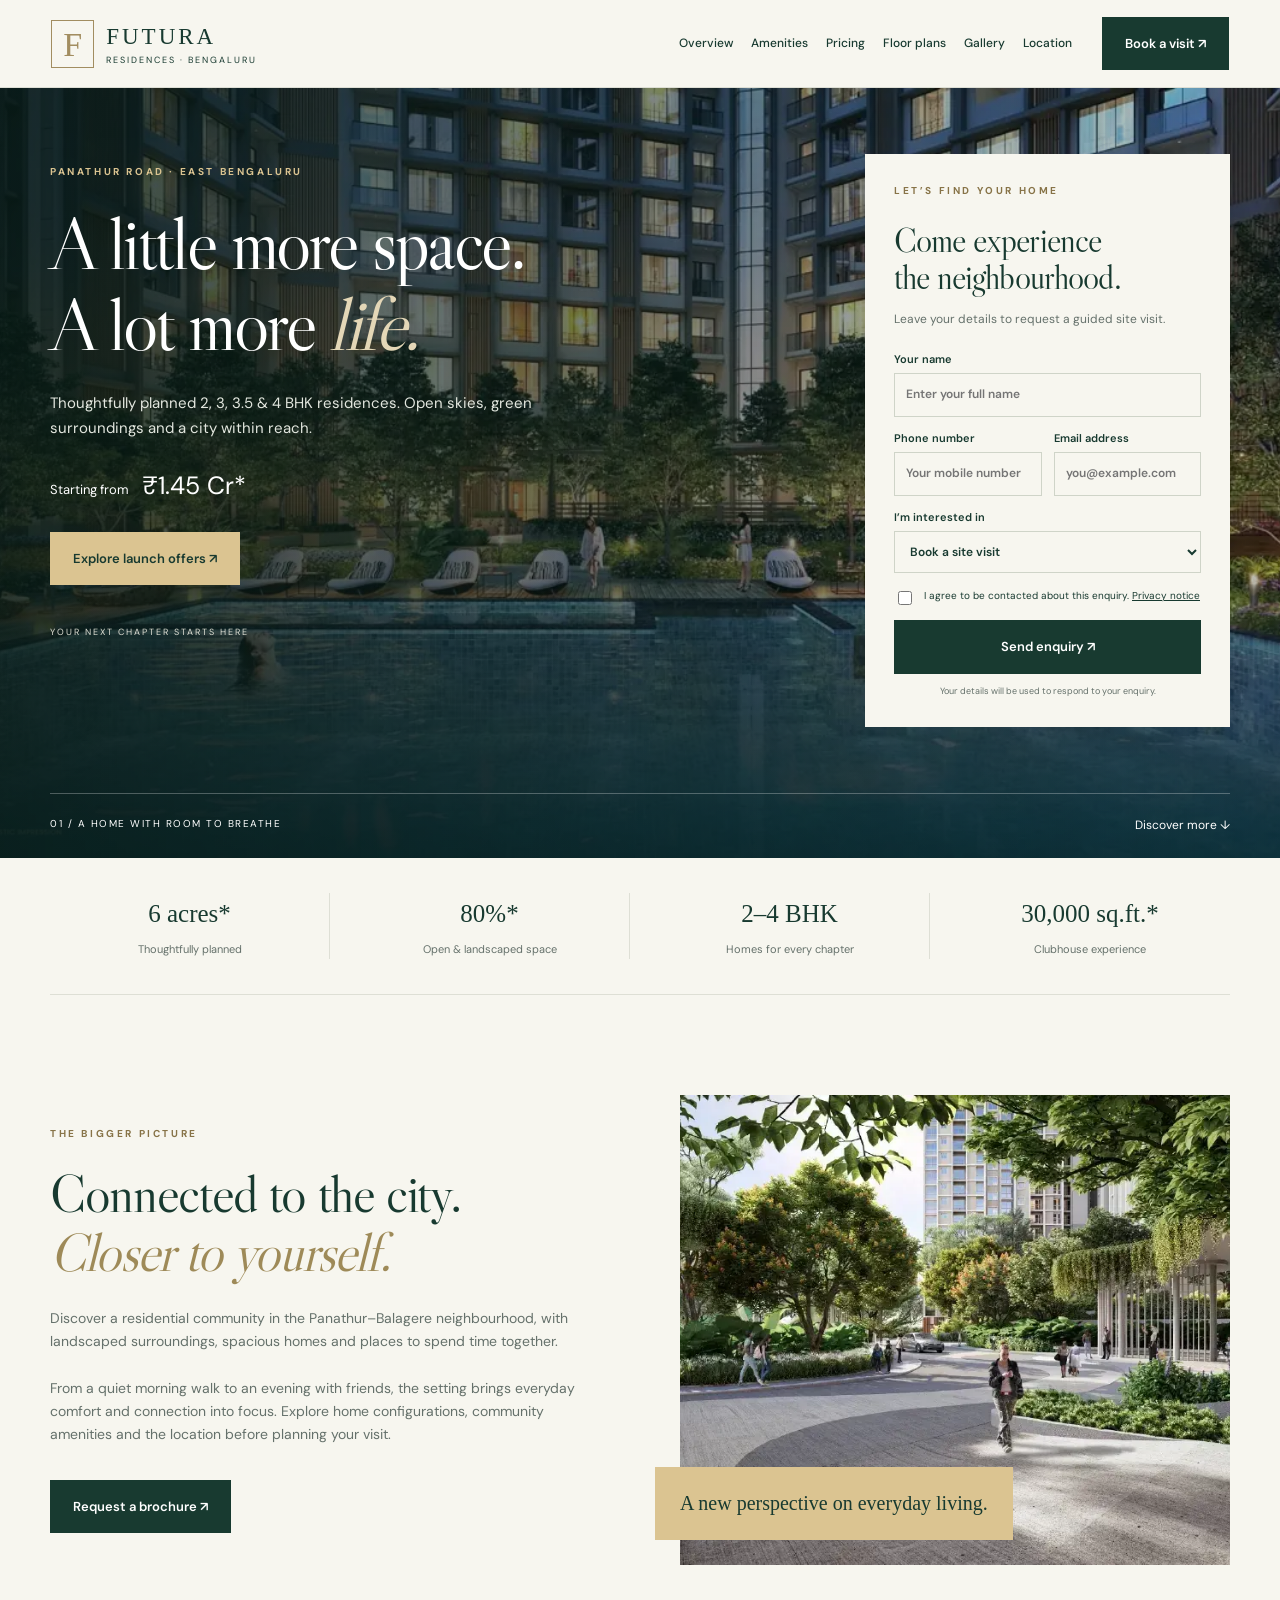
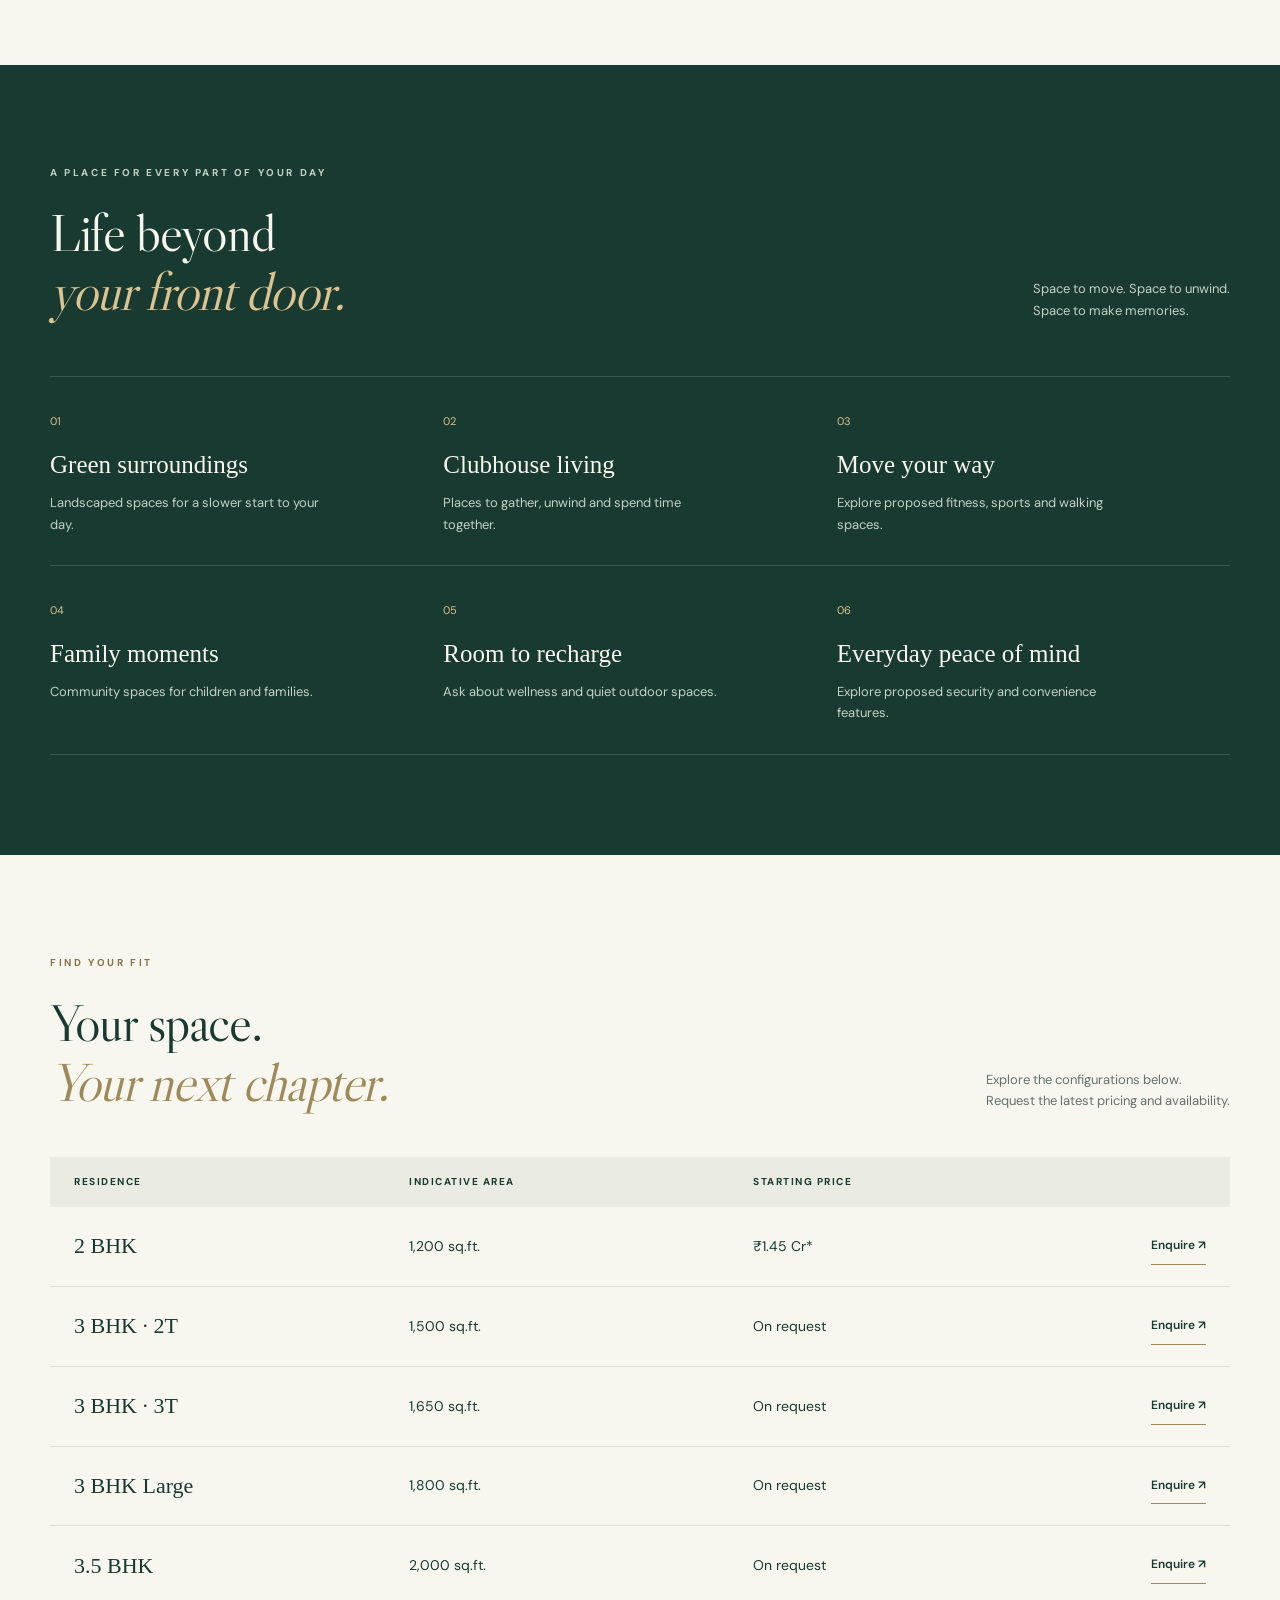
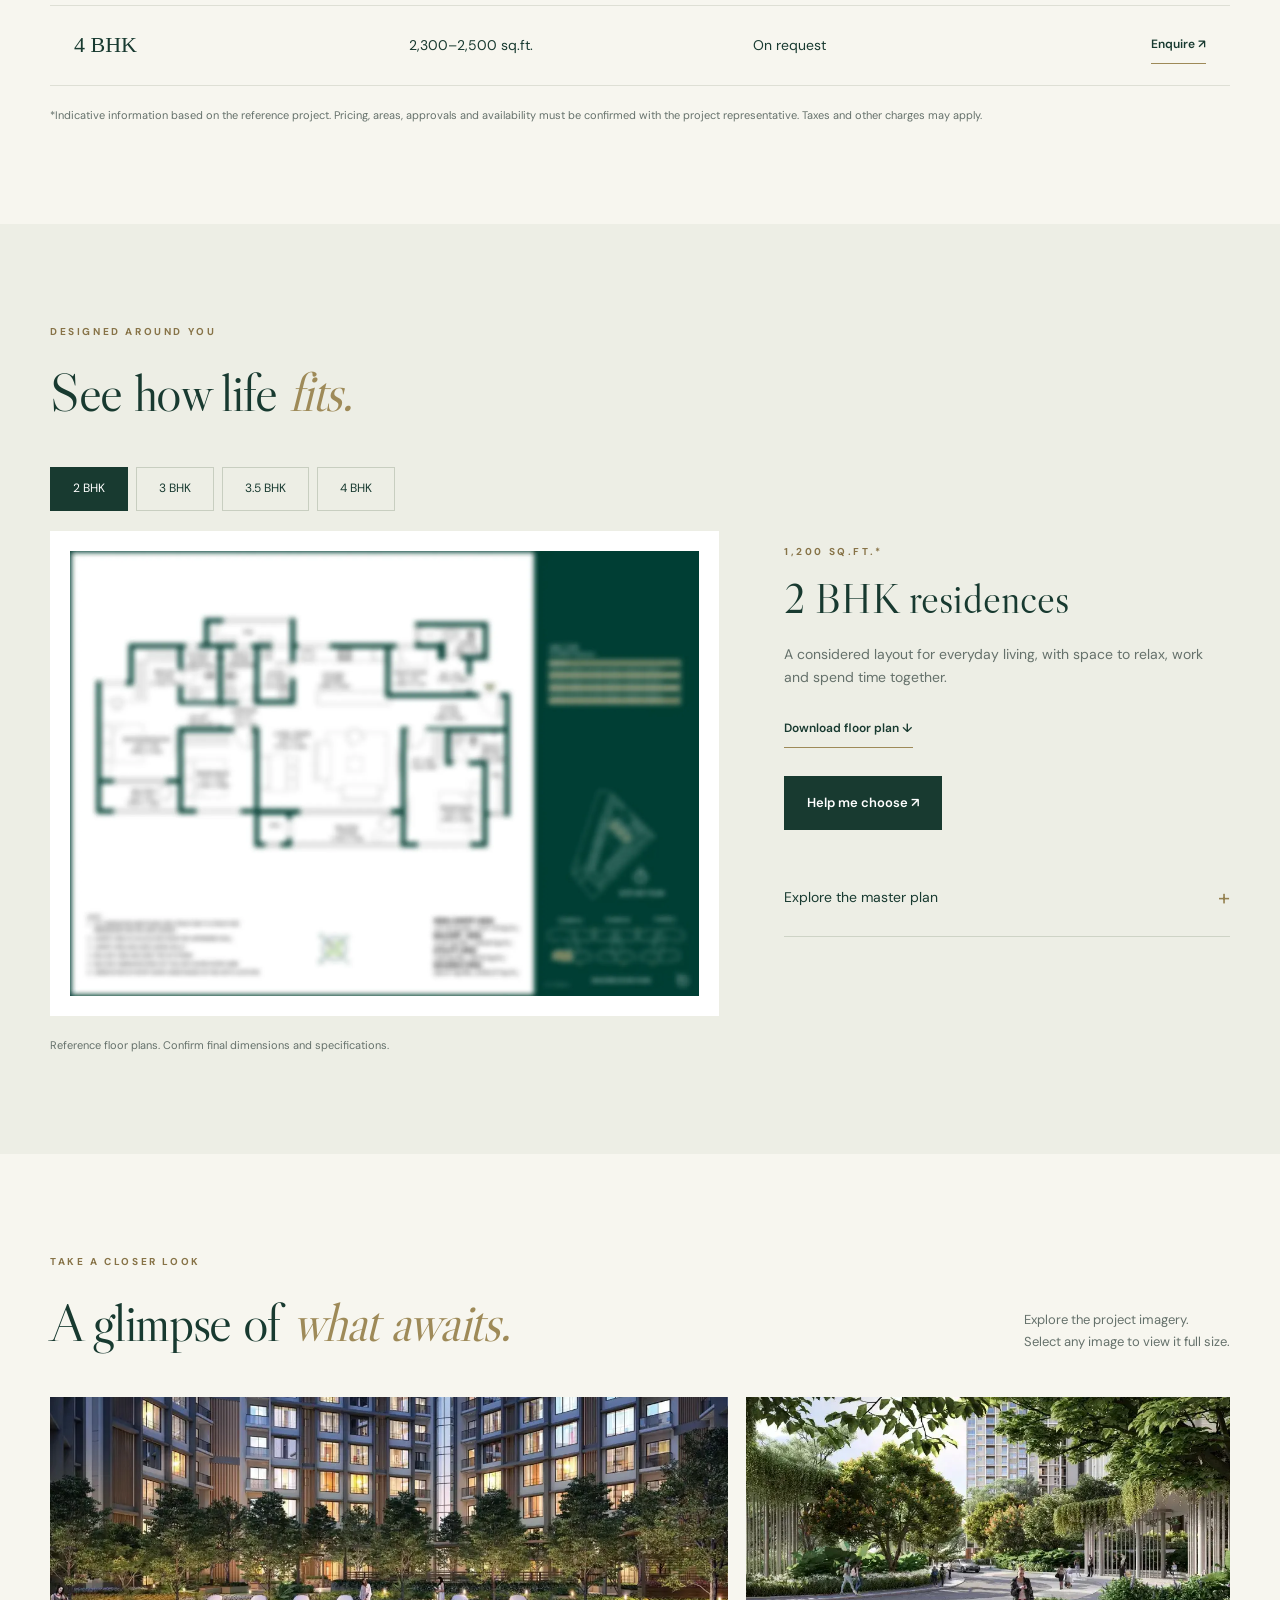
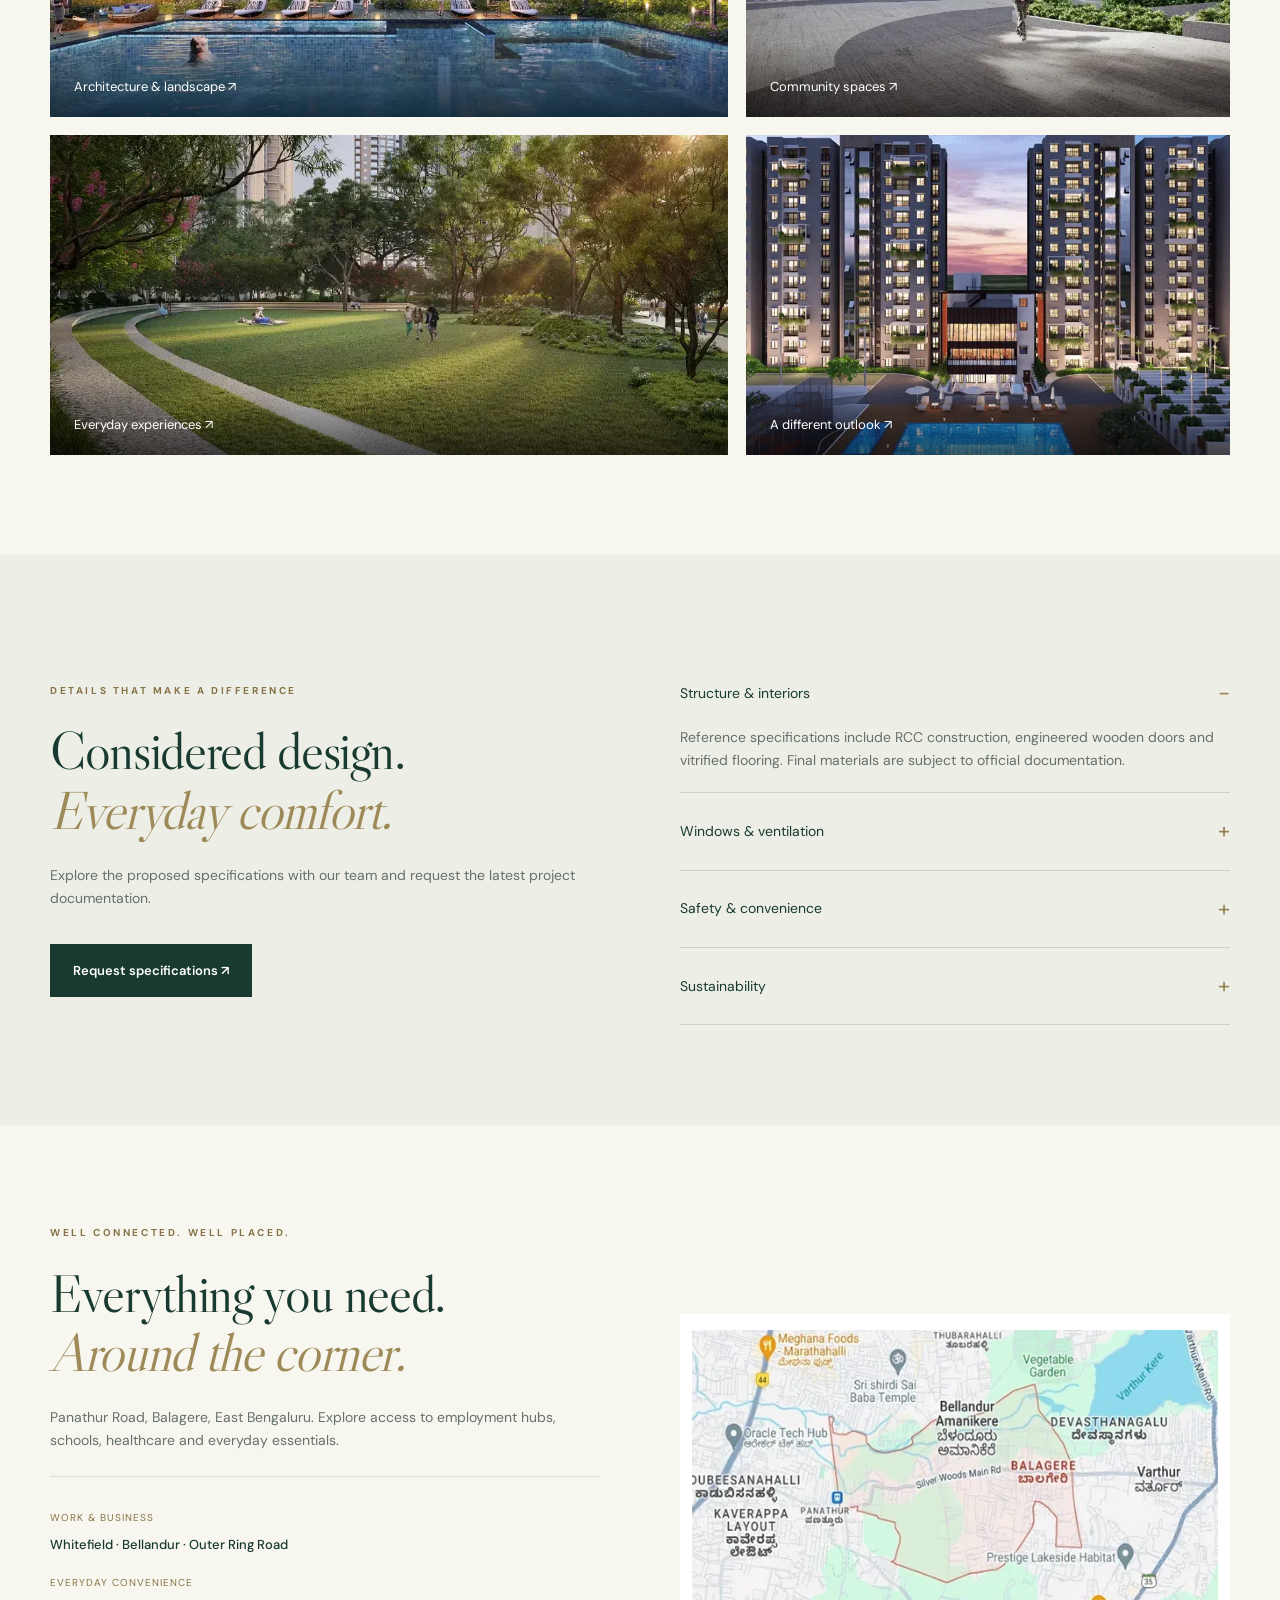
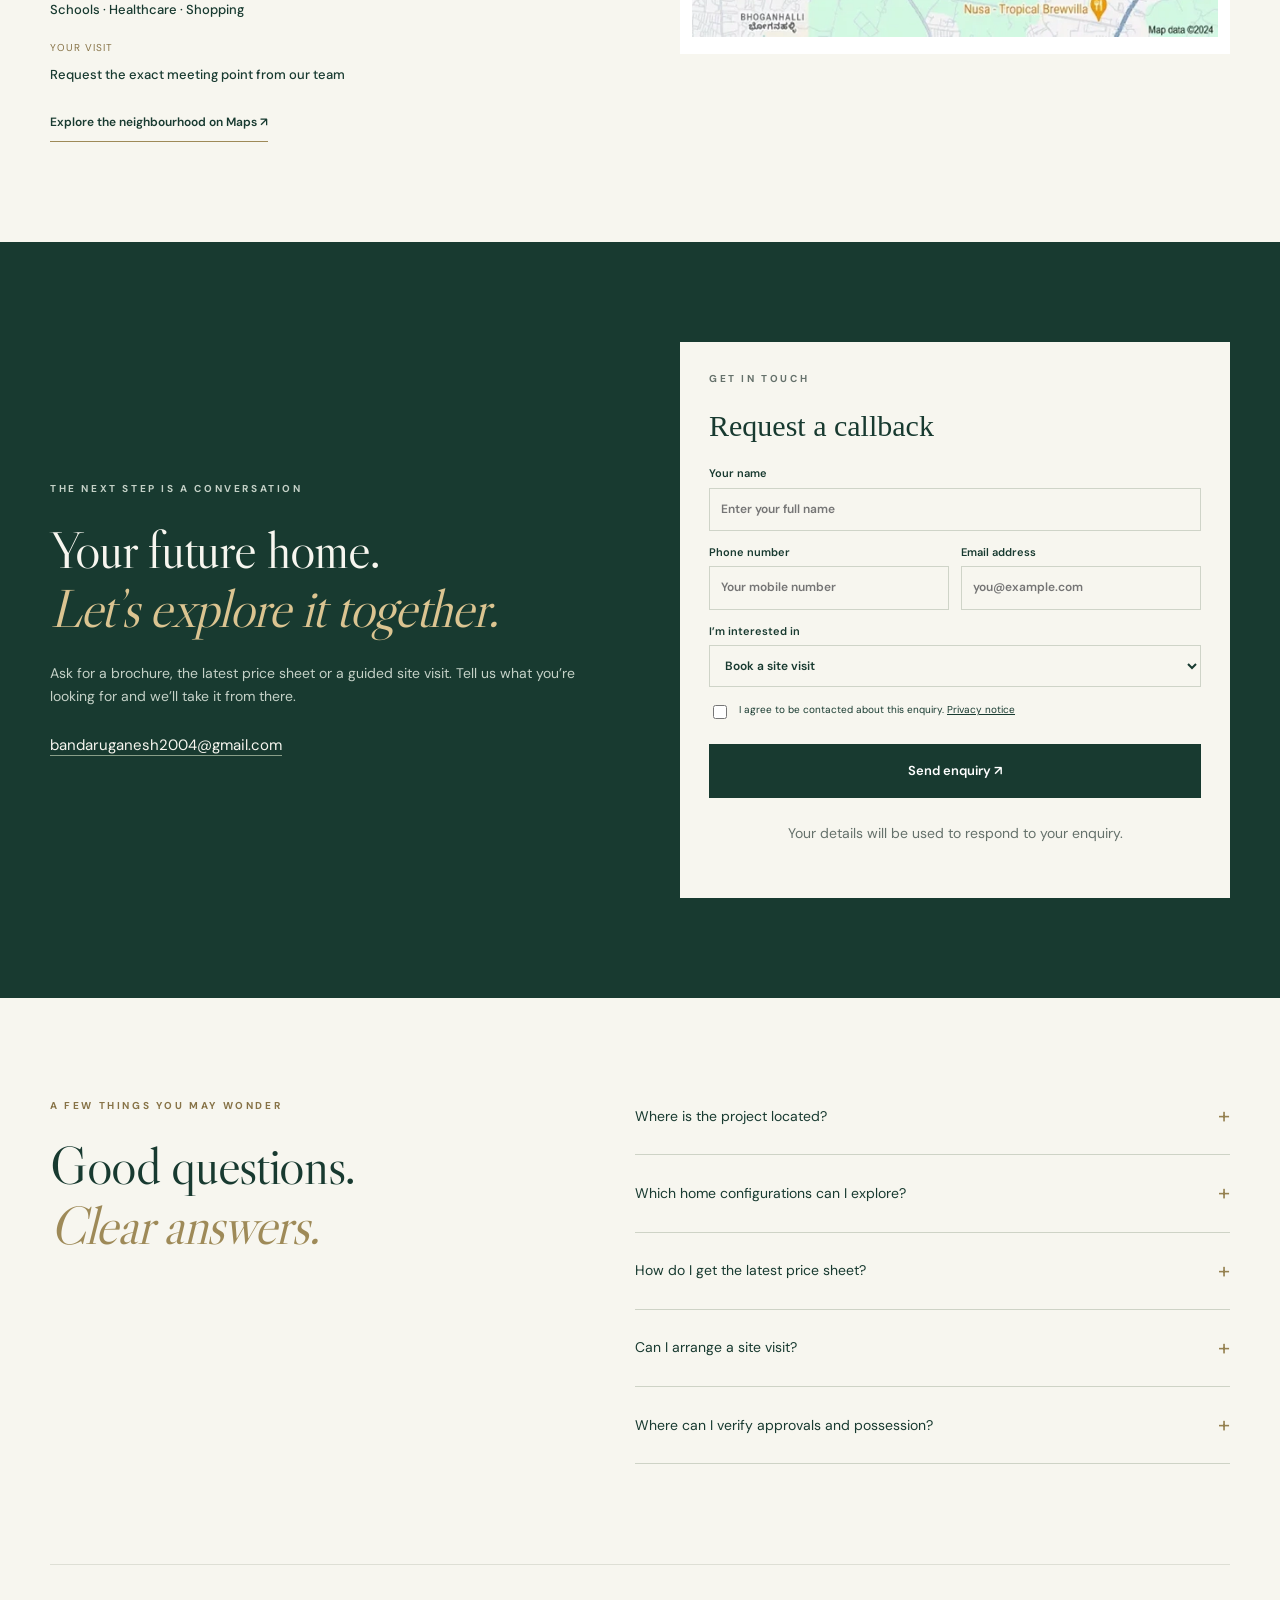
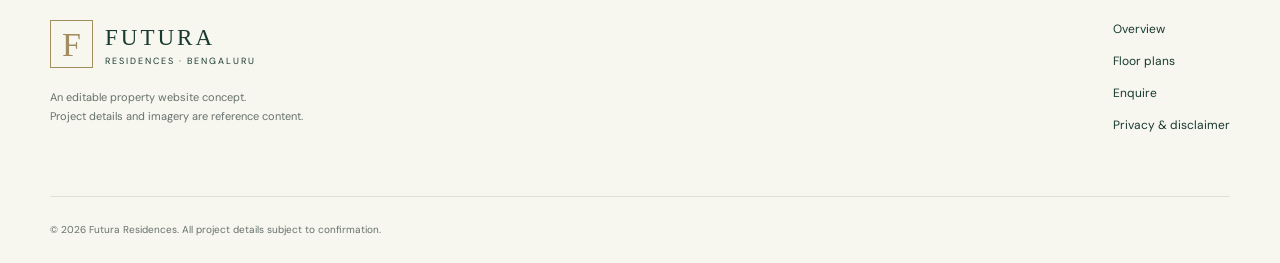
<file: index.html>
<!doctype html><html lang="en"><head><meta charset="UTF-8"><meta name="viewport" content="width=device-width,initial-scale=1"><meta name="description" content="Explore thoughtfully designed apartments, amenities, floor plans and location. Request pricing or book a site visit."><title>Futura Residences | A quieter kind of city living</title><link rel="stylesheet" href="styles.css"></head><body>
<header><a class="brand" href="#home"><span class="mark">F</span><span data-project>FUTURA<span class="brand-sub">RESIDENCES · BENGALURU</span></span></a><button id="menu" class="menu" aria-expanded="false" aria-controls="nav">Menu ☰</button><nav id="nav"><a href="#overview">Overview</a><a href="#amenities">Amenities</a><a href="#pricing">Pricing</a><a href="#plans">Floor plans</a><a href="#gallery">Gallery</a><a href="#location">Location</a></nav><button class="btn header-cta" data-enquire="Book a site visit">Book a visit ↗</button></header>
<main><section id="home" class="hero"><img class="hero-image" src="assets/purva-codename-futura-panathur.webp" alt="Residential architecture and landscaped surroundings"><div class="hero-shade"></div><div class="wrap hero-grid"><div class="hero-copy"><p class="eyebrow light">PANATHUR ROAD · EAST BENGALURU</p><h1>A little more space.<br>A lot more <em>life.</em></h1><p>Thoughtfully planned 2, 3, 3.5 & 4 BHK residences. Open skies, green surroundings and a city within reach.</p><div class="price-line">Starting from <strong>₹1.45 Cr*</strong></div><button class="btn gold" data-enquire="Request launch offers">Explore launch offers ↗</button><span class="hero-foot">YOUR NEXT CHAPTER STARTS HERE</span></div><aside class="enquiry-card"><p class="eyebrow">LET’S FIND YOUR HOME</p><h2>Come experience<br>the neighbourhood.</h2><p>Leave your details to request a guided site visit.</p><div data-form="Book a site visit"></div></aside></div><div class="hero-bottom wrap"><span>01 / A HOME WITH ROOM TO BREATHE</span><a href="#overview">Discover more ↓</a></div></section>
<div class="statbar wrap"><div><strong>6 acres*</strong><span>Thoughtfully planned</span></div><div><strong>80%*</strong><span>Open & landscaped space</span></div><div><strong>2–4 BHK</strong><span>Homes for every chapter</span></div><div><strong>30,000 sq.ft.*</strong><span>Clubhouse experience</span></div></div>
<section class="section wrap split" id="overview"><div><p class="eyebrow">THE BIGGER PICTURE</p><h2>Connected to the city.<br><em>Closer to yourself.</em></h2><p>Discover a residential community in the Panathur–Balagere neighbourhood, with landscaped surroundings, spacious homes and places to spend time together.</p><p>From a quiet morning walk to an evening with friends, the setting brings everyday comfort and connection into focus. Explore home configurations, community amenities and the location before planning your visit.</p><button class="btn" data-enquire="Request project brochure">Request a brochure ↗</button></div><figure class="overview-photo"><img loading="lazy" src="assets/image-H-Purva-Codename-Futura-Panathur.webp" alt="Project lifestyle and surroundings"><figcaption>A new perspective on everyday living.</figcaption></figure></section>
<section class="dark section"><div class="wrap"><div class="section-heading"><div><p class="eyebrow light">A PLACE FOR EVERY PART OF YOUR DAY</p><h2>Life beyond<br><em>your front door.</em></h2></div><p>Space to move. Space to unwind.<br>Space to make memories.</p></div><div class="amenities" id="amenities"></div></div></section>
<section id="pricing" class="section wrap"><div class="section-heading"><div><p class="eyebrow">FIND YOUR FIT</p><h2>Your space.<br><em>Your next chapter.</em></h2></div><p>Explore the configurations below.<br>Request the latest pricing and availability.</p></div><div class="table-scroll"><table><thead><tr><th>Residence</th><th>Indicative area</th><th>Starting price</th><th></th></tr></thead><tbody id="price-rows"></tbody></table></div><p class="fine">*Indicative information based on the reference project. Pricing, areas, approvals and availability must be confirmed with the project representative. Taxes and other charges may apply.</p></section>
<section class="section soft" id="plans"><div class="wrap"><p class="eyebrow">DESIGNED AROUND YOU</p><h2>See how life <em>fits.</em></h2><div class="plan-layout"><div class="plan-panel"><div class="tabs" role="tablist" aria-label="Residence floor plans"></div><button class="plan-image" id="plan-image" aria-label="Enlarge selected floor plan"><img id="plan-img" alt=""></button><p class="fine">Reference floor plans. Confirm final dimensions and specifications.</p></div><div class="plan-copy"><span class="eyebrow" id="plan-tag"></span><h3 id="plan-title"></h3><p id="plan-desc"></p><a id="plan-download" class="text-link" download>Download floor plan ↓</a><button class="btn" data-enquire="Request floor plan assistance">Help me choose ↗</button><details><summary>Explore the master plan</summary><button class="master-button" data-image="assets/puravankara-codename-futura-master-plan.webp" data-caption="Reference project master plan"><img loading="lazy" src="assets/puravankara-codename-futura-master-plan.webp" alt="Reference master plan"></button><a class="text-link" href="assets/puravankara-codename-futura-master-plan.webp" download>Download master plan ↓</a></details></div></div></div></section>
<section class="section wrap" id="gallery"><div class="section-heading"><div><p class="eyebrow">TAKE A CLOSER LOOK</p><h2>A glimpse of <em>what awaits.</em></h2></div><p>Explore the project imagery.<br>Select any image to view it full size.</p></div><div class="gallery"><button data-image="assets/purva-codename-futura-panathur.webp" data-caption="Architecture & landscape"><img loading="lazy" src="assets/purva-codename-futura-panathur.webp" alt="Residential community"><span>Architecture & landscape ↗</span></button><button data-image="assets/image-H-Purva-Codename-Futura-Panathur.webp" data-caption="Community spaces"><img loading="lazy" src="assets/image-H-Purva-Codename-Futura-Panathur.webp" alt="Community spaces"><span>Community spaces ↗</span></button><button data-image="assets/image-G-Purva-Codename-Futura-Panathur.webp" data-caption="Everyday experiences"><img loading="lazy" src="assets/image-G-Purva-Codename-Futura-Panathur.webp" alt="Project lifestyle"><span>Everyday experiences ↗</span></button><button data-image="assets/image-D-Purva-Codename-Futura-Panathur.webp" data-caption="A different outlook"><img loading="lazy" src="assets/image-D-Purva-Codename-Futura-Panathur.webp" alt="Project outlook"><span>A different outlook ↗</span></button></div></section>
<section class="section soft"><div class="wrap split"><div><p class="eyebrow">DETAILS THAT MAKE A DIFFERENCE</p><h2>Considered design.<br><em>Everyday comfort.</em></h2><p>Explore the proposed specifications with our team and request the latest project documentation.</p><button class="btn" data-enquire="Request specifications">Request specifications ↗</button></div><div class="specs"><details open><summary>Structure & interiors</summary><p>Reference specifications include RCC construction, engineered wooden doors and vitrified flooring. Final materials are subject to official documentation.</p></details><details><summary>Windows & ventilation</summary><p>Explore proposed window systems, balcony layouts, daylight and ventilation with the project representative.</p></details><details><summary>Safety & convenience</summary><p>Ask about security, visitor management, parking, lifts and backup power provisions.</p></details><details><summary>Sustainability</summary><p>Request confirmed details of rainwater harvesting, solar infrastructure and EV charging provisions.</p></details></div></div></section>
<section id="location" class="section wrap split"><div><p class="eyebrow">WELL CONNECTED. WELL PLACED.</p><h2>Everything you need.<br><em>Around the corner.</em></h2><p>Panathur Road, Balagere, East Bengaluru. Explore access to employment hubs, schools, healthcare and everyday essentials.</p><div class="location-list"><span>Work & business</span><strong>Whitefield · Bellandur · Outer Ring Road</strong><span>Everyday convenience</span><strong>Schools · Healthcare · Shopping</strong><span>Your visit</span><strong>Request the exact meeting point from our team</strong></div><a class="text-link" href="https://www.google.com/maps/search/?api=1&query=Panathur+Road+Balagere+Bengaluru" target="_blank" rel="noopener">Explore the neighbourhood on Maps ↗</a></div><button class="map-image" data-image="assets/puravankara-codename-futura-location-map.webp" data-caption="Reference location map"><img loading="lazy" src="assets/puravankara-codename-futura-location-map.webp" alt="Project location map"></button></section>
<section class="section dark"><div class="wrap split"><div><p class="eyebrow light">THE NEXT STEP IS A CONVERSATION</p><h2>Your future home.<br><em>Let’s explore it together.</em></h2><p>Ask for a brochure, the latest price sheet or a guided site visit. Tell us what you’re looking for and we’ll take it from there.</p><a class="contact-email" id="contact-email"></a></div><div class="enquiry-card" id="contact"><p class="eyebrow">GET IN TOUCH</p><h3>Request a callback</h3><div data-form="Request a callback"></div></div></div></section>
<section class="section wrap faq"><div><p class="eyebrow">A FEW THINGS YOU MAY WONDER</p><h2>Good questions.<br><em>Clear answers.</em></h2></div><div><details><summary>Where is the project located?</summary><p>The reference project is located in the Panathur–Balagere neighbourhood of East Bengaluru. Enquire for the exact site entrance and directions.</p></details><details><summary>Which home configurations can I explore?</summary><p>The reference offers 2, 3, 3.5 and 4 BHK configurations. Contact the team to confirm current inventory and final areas.</p></details><details><summary>How do I get the latest price sheet?</summary><p>Use the enquiry form and select pricing as your interest. The team can share current prices, charges and availability.</p></details><details><summary>Can I arrange a site visit?</summary><p>Yes. Submit your contact details with a preferred visit date. A representative will need to confirm your appointment.</p></details><details><summary>Where can I verify approvals and possession?</summary><p>Request the official RERA registration, approvals and possession schedule from the developer before making a booking. These are not independently verified on this demonstration website.</p></details></div></section>
</main><footer class="wrap"><div><a class="brand" href="#home"><span class="mark">F</span><span data-project>FUTURA<span class="brand-sub">RESIDENCES · BENGALURU</span></span></a><p>An editable property website concept.<br>Project details and imagery are reference content.</p></div><div><a href="#overview">Overview</a><a href="#plans">Floor plans</a><a href="#contact">Enquire</a><button class="footer-link" id="privacy-open">Privacy & disclaimer</button></div><p class="footer-bottom">© <span id="year"></span> <span id="footer-project">Futura Residences</span>. All project details subject to confirmation.</p></footer>
<div class="mobile-bar"><a href="#pricing">View pricing</a><button data-enquire="Book a site visit">Book a site visit ↗</button></div>
<dialog id="enquiry-dialog"><button class="close" aria-label="Close enquiry">×</button><p class="eyebrow">LET’S TALK ABOUT YOUR NEXT HOME</p><h2 id="enquiry-title">Book a site visit</h2><div data-form="General enquiry" id="modal-form"></div></dialog><dialog id="image-dialog"><button class="close" aria-label="Close image">×</button><img id="large-image" alt=""><p id="image-caption"></p></dialog><dialog id="privacy-dialog"><button class="close" aria-label="Close privacy">×</button><h2>Privacy & disclaimer</h2><p>Your submitted name, phone number, email and enquiry preferences are sent to the website contact through FormSubmit to respond to your request. Do not include sensitive information.</p><p>This is an editable website concept using reference project content and imagery. It is not presented as an official developer website. Prices, areas, plans, approvals and availability require confirmation. Replace reference branding and imagery when adapting to another property.</p></dialog><script src="config.js"></script><script src="app.js"></script></body></html>
</file>
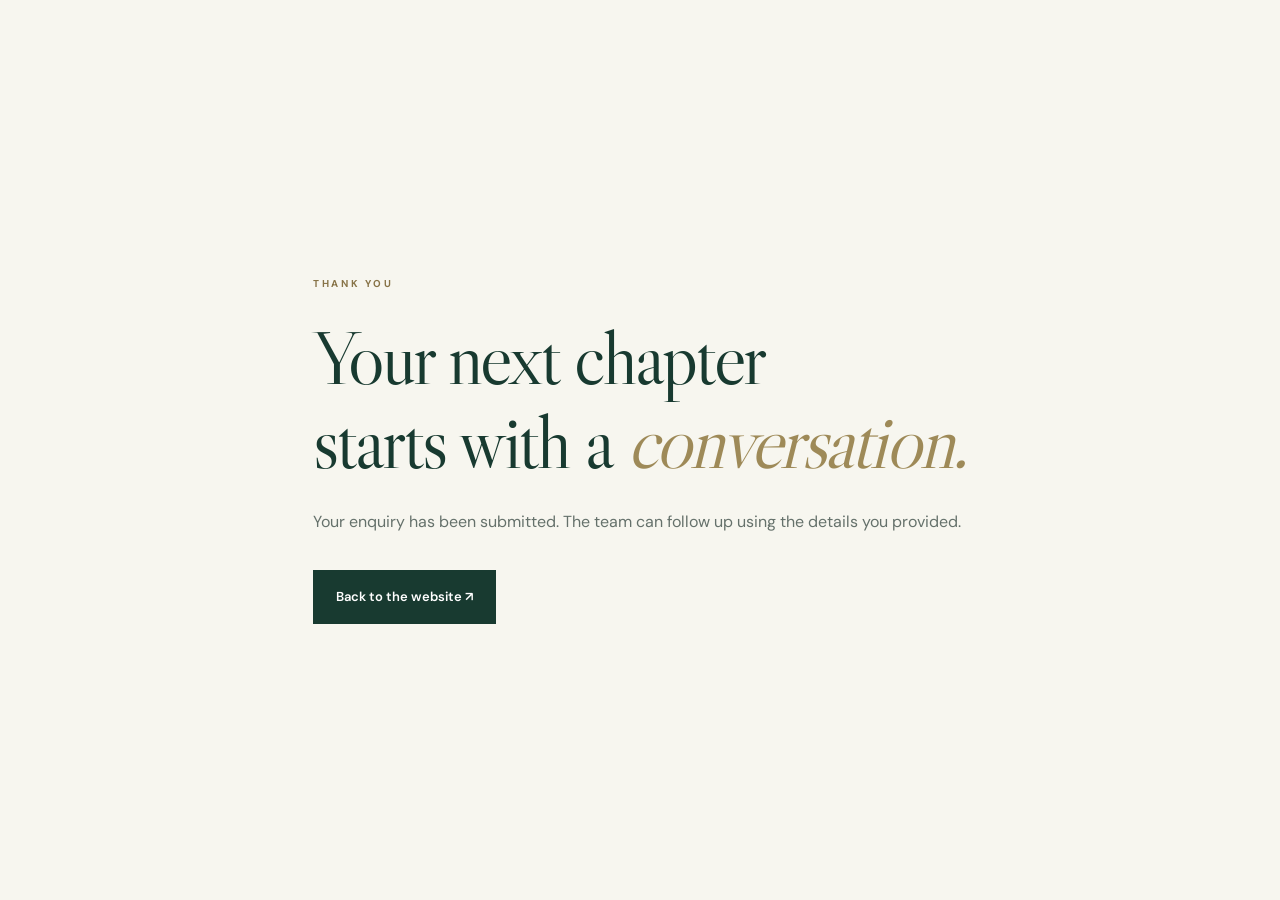
<file: thank-you.html>
<!doctype html><html lang="en"><head><meta charset="UTF-8"><meta name="viewport" content="width=device-width,initial-scale=1"><title>Thank you for your enquiry</title><link rel="stylesheet" href="styles.css"></head><body class="thanks"><main><p class="eyebrow">THANK YOU</p><h1>Your next chapter<br>starts with a <em>conversation.</em></h1><p>Your enquiry has been submitted. The team can follow up using the details you provided.</p><a class="btn" href="index.html">Back to the website ↗</a></main></body></html>
</file>
<file: styles.css>
@import url('https://fonts.googleapis.com/css2?family=DM+Sans:wght@400;500;600;700&family=Libre+Caslon+Display&display=swap');
:root{--ink:#183a30;--green:#183a30;--cream:#f7f6ef;--gold:#dbc491;--muted:#65716b;--line:#dedfd5}*{box-sizing:border-box}html{scroll-behavior:smooth;scroll-padding-top:100px}body{margin:0;background:var(--cream);color:var(--ink);font-family:'DM Sans',Arial,sans-serif;line-height:1.65}button,input,select{font:inherit}button,a{-webkit-tap-highlight-color:transparent}button{cursor:pointer}a{color:inherit;text-decoration:none}img{max-width:100%;display:block}button{color:inherit}h1,h2,h3,p,figure{margin:0}p{color:var(--muted)}h1,h2,h3{font-weight:400;line-height:1.1}h1,h2,.plan-copy h3{font-family:'Libre Caslon Display',Georgia,serif}h1{font-size:clamp(3.4rem,5.8vw,6.8rem);letter-spacing:-.035em}h2{font-size:clamp(2.6rem,4.2vw,4.7rem);letter-spacing:-.025em}h3{font-size:1.3rem}em{font-weight:400;color:#9e8a58}header{height:88px;display:flex;align-items:center;gap:30px;padding:0 clamp(20px,4vw,80px);position:sticky;top:0;z-index:20;background:var(--cream);border-bottom:1px solid var(--line)}.brand{display:flex;gap:12px;align-items:center;flex-shrink:0;font-family:Georgia,serif;font-size:23px;letter-spacing:3px;line-height:1.4}.mark{display:grid;place-items:center;width:43px;height:48px;border:1px solid #a28d60;font-size:34px;color:#a28d60;letter-spacing:0}.brand-sub{display:block;font:9px 'DM Sans',Arial,sans-serif;letter-spacing:2px}nav{display:flex;gap:clamp(12px,1.4vw,25px);margin-left:auto;font-size:12px;font-weight:500}nav a:hover,.text-link:hover{color:#9e8a58}.btn{display:inline-flex;justify-content:center;align-items:center;gap:20px;padding:15px 22px;background:var(--green);color:white;border:1px solid var(--green);font-size:13px;font-weight:600;min-height:48px;transition:background .2s}.btn:hover{background:#2f5545}.gold{background:var(--gold);border-color:var(--gold);color:var(--ink)}.gold:hover{background:#efdeb8}.menu{display:none}.wrap{width:min(1280px,calc(100% - 100px));margin-inline:auto}.hero{position:relative;min-height:760px;color:white;display:flex;flex-direction:column;justify-content:center}.hero-image,.hero-shade{position:absolute;inset:0;width:100%;height:100%;object-fit:cover}.hero-image{object-position:center}.hero-shade{background:linear-gradient(90deg,rgba(8,27,22,.84),rgba(8,27,22,.22)),linear-gradient(0deg,rgba(8,27,22,.65),transparent 40%)}.hero-grid{position:relative;display:grid;grid-template-columns:1fr 365px;gap:65px;padding:66px 0}.hero-copy{padding-top:10px}.eyebrow{font-size:10px;letter-spacing:2.6px;font-weight:700;text-transform:uppercase;margin-bottom:22px;color:#877347}.light{color:var(--gold)}.hero-copy h1 em{color:#e4d7b7}.hero-copy>p:not(.eyebrow){max-width:490px;color:#e3e7df;margin:25px 0;font-size:15px}.price-line{font-size:13px;margin-bottom:25px}.price-line strong{display:inline-block;font-size:25px;font-weight:400;margin-left:10px}.hero-foot{display:block;font-size:9px;letter-spacing:2px;margin-top:40px;color:#dfdfd4}.enquiry-card{background:var(--cream);color:var(--ink);padding:29px;align-self:center}.enquiry-card h2{font-size:34px}.enquiry-card>p:not(.eyebrow){font-size:12px;margin:14px 0 20px}.enquiry-card h3{font-family:Georgia,serif;font-size:30px;margin-bottom:22px}.hero-bottom{position:relative;border-top:1px solid #ffffff45;padding:22px 0;display:flex;justify-content:space-between;font-size:10px;letter-spacing:1.5px}.hero-bottom a{font-size:12px;letter-spacing:0}label{display:block;font-size:11px;font-weight:600;margin-bottom:12px}input,select{display:block;width:100%;border:1px solid #cfd4c8;border-radius:0;background:transparent;padding:11px;font-size:12px;margin-top:5px;min-width:0;color:var(--ink)}input:focus,select:focus{outline:2px solid #a08b59;outline-offset:2px}.form-row{display:grid;grid-template-columns:1fr 1fr;gap:12px}.consent{display:flex;align-items:start;gap:9px;font-size:10px;font-weight:400;margin-top:15px;line-height:1.5}.consent input{width:14px;height:14px;margin-top:3px;flex-shrink:0;accent-color:var(--green)}.inline-privacy{border:0;background:none;text-decoration:underline;padding:0;font-size:inherit}.submit{width:100%}.submit:disabled{opacity:.6;cursor:wait}.form-note{font-size:9px;text-align:center;margin-top:10px}.form-status{font-size:11px}.honeypot{display:none}.statbar{display:grid;grid-template-columns:repeat(4,1fr);padding:35px 0;border-bottom:1px solid var(--line);gap:20px}.statbar div{text-align:center;border-right:1px solid var(--line)}.statbar div:last-child{border:0}.statbar strong{font-family:Georgia,serif;font-size:25px;font-weight:400;display:block}.statbar span{font-size:11px;color:var(--muted);display:block;margin-top:6px}.section{padding-top:100px;padding-bottom:100px}.split{display:grid;grid-template-columns:1fr 1fr;gap:80px;align-items:center}.split p:not(.eyebrow){margin:24px 0;font-size:14px}.split .btn{margin-top:10px}.overview-photo img{width:100%;height:470px;object-fit:cover}.overview-photo{position:relative}.overview-photo figcaption{position:absolute;bottom:25px;left:-25px;padding:20px 25px;background:var(--gold);font-family:Georgia,serif;font-size:20px}.dark{background:var(--green);color:var(--cream)}.dark p{color:#c4d1c7}.dark em{color:var(--gold)}.dark .enquiry-card p{color:var(--muted)}.section-heading{display:flex;align-items:end;justify-content:space-between;gap:40px;margin-bottom:45px}.section-heading>p{font-size:13px;max-width:300px}.amenities{display:grid;grid-template-columns:repeat(3,1fr);gap:0;border-top:1px solid #ffffff25;margin-top:55px}.amenities article{padding:30px 35px 30px 0;border-bottom:1px solid #ffffff25}.amenities article>span{color:var(--gold);font-size:11px}.amenities h3{margin:17px 0 14px;font-family:Georgia,serif;font-size:25px}.amenities p{font-size:13px;max-width:290px}.table-scroll{overflow-x:auto}table{width:100%;border-collapse:collapse;text-align:left;font-size:14px}th{font-size:10px;letter-spacing:1.5px;text-transform:uppercase;background:#eaece2;padding:17px 24px;white-space:nowrap}td{padding:21px 24px;border-bottom:1px solid var(--line);white-space:nowrap}td:first-child{font-family:Georgia,serif;font-size:22px}td:last-child{text-align:right}.text-link{border:0;background:none;padding:8px 0;font-size:12px;font-weight:600;border-bottom:1px solid #9e8a58;display:inline-block}.fine{font-size:11px;margin-top:20px}.soft{background:#edeee5}.plan-layout{display:grid;grid-template-columns:1.5fr 1fr;gap:65px;margin-top:45px}.tabs{display:flex;gap:8px;margin-bottom:20px;flex-wrap:wrap}.tabs button{padding:11px 22px;border:1px solid #c8cec0;background:transparent;font-size:12px}.tabs button[aria-selected=true]{background:var(--green);color:white;border-color:var(--green)}.plan-image{border:0;background:white;display:grid;place-items:center;width:100%;padding:20px;min-height:340px}.plan-image img{width:100%;max-height:450px;object-fit:contain}.plan-copy{padding-top:70px}.plan-copy h3{font-size:42px;margin-top:12px}.plan-copy p{font-size:14px;margin:22px 0}.plan-copy .btn{display:flex;width:max-content;margin-top:28px}.plan-copy details{margin-top:30px}.master-button,.map-image{border:0;padding:0;background:none;width:100%}.master-button{margin:20px 0}.gallery{display:grid;grid-template-columns:1.4fr 1fr;gap:18px}.gallery button{border:0;padding:0;position:relative;overflow:hidden;background:#d8ded2;text-align:left;min-height:260px}.gallery img{width:100%;height:320px;object-fit:cover;transition:transform .4s}.gallery button:hover img{transform:scale(1.04)}.gallery span{position:absolute;bottom:0;left:0;right:0;background:linear-gradient(transparent,#0009);color:white;padding:35px 24px 20px;font-size:13px}details{border-bottom:1px solid #ced3c6;padding:20px 0}summary{cursor:pointer;list-style:none;font-size:14px;display:flex;align-items:center;justify-content:space-between;gap:20px}summary::after{content:'+';font-size:22px;color:#958150}details[open]>summary::after{content:'−'}details p{font-size:13px;margin-top:15px!important}details p:last-child{margin-bottom:0!important}.location-list{display:grid;gap:7px;border-top:1px solid var(--line);padding:20px 0}.location-list span{font-size:10px;letter-spacing:1px;text-transform:uppercase;margin-top:13px;color:#877347}.location-list strong{font-size:13px;font-weight:500}.map-image img{width:100%;min-height:340px;object-fit:contain;background:#fff;padding:12px}.contact-email{font-size:15px;border-bottom:1px solid #899e88;overflow-wrap:anywhere}.faq{display:grid;grid-template-columns:1fr 1.2fr;gap:90px}.faq details:first-child{padding-top:0}footer{display:flex;justify-content:space-between;gap:40px;flex-wrap:wrap;border-top:1px solid var(--line);padding:55px 0 25px}footer p{font-size:11px;margin-top:20px}footer>div:nth-child(2){display:flex;flex-direction:column;gap:12px;font-size:12px}.footer-link{border:0;background:none;padding:0;text-align:left;font-size:12px}.footer-bottom{flex-basis:100%;border-top:1px solid var(--line);padding-top:25px;font-size:10px}.mobile-bar{display:none}dialog{border:0;background:var(--cream);color:var(--ink);padding:40px;max-width:min(540px,calc(100% - 30px));width:100%;max-height:90dvh;overflow:auto}dialog::backdrop{background:#0c241dba;backdrop-filter:blur(4px)}dialog h2{font-size:36px;margin-bottom:25px}.close{position:absolute;right:10px;top:8px;width:44px;height:44px;display:grid;place-items:center;font-size:30px;line-height:1;border:0;background:transparent;z-index:2}.close:hover{background:#dfe3d7}#image-dialog{max-width:min(1100px,calc(100% - 30px));padding:55px 20px 20px}#large-image{max-height:72dvh;width:100%;object-fit:contain}#image-caption{text-align:center;font-size:13px;margin-top:15px}#privacy-dialog p{font-size:13px;margin-top:20px}.thanks{display:grid;place-items:center;min-height:100dvh;padding:40px}.thanks main{max-width:750px}.thanks h1{font-size:clamp(2.8rem,6vw,5rem)}.thanks p:not(.eyebrow){margin:25px 0}.thanks .btn{margin-top:10px}:focus-visible{outline:2px solid #b59a5d;outline-offset:4px}@media(min-width:1700px){.wrap{width:min(1440px,calc(100% - 140px))}.hero{min-height:850px}.hero-grid{grid-template-columns:1fr 410px}}
@media(max-width:1180px){header{gap:20px;padding:0 25px}nav{gap:12px;font-size:11px}.brand{font-size:19px}.header-cta{padding:12px 15px}.wrap{width:calc(100% - 70px)}.hero-grid{gap:35px;grid-template-columns:1fr 340px}.split{gap:45px}.faq{gap:40px}.hero{min-height:700px}}
@media(max-width:980px){header{height:76px}.menu{display:block;margin-left:auto;border:0;background:none;font-size:12px;min-height:44px}nav{display:none;position:absolute;top:76px;left:0;right:0;flex-direction:column;background:var(--cream);padding:20px 30px;border-bottom:1px solid var(--line);font-size:14px;gap:0}nav a{padding:12px 0}nav.open{display:flex}.hero-grid{grid-template-columns:1fr 320px;gap:28px}.hero-copy h1{font-size:clamp(3rem,5.8vw,4.5rem)}.enquiry-card{padding:23px}.enquiry-card h2{font-size:29px}.form-row{grid-template-columns:1fr;gap:0}.section{padding-top:75px;padding-bottom:75px}.split{gap:35px}.overview-photo img{height:400px}.overview-photo figcaption{left:0;font-size:16px}.plan-layout{gap:35px}.plan-copy{padding-top:60px}.gallery img{height:270px}.faq{grid-template-columns:1fr 1.3fr}}
@media(max-width:700px){html{scroll-padding-top:85px}.wrap{width:calc(100% - 40px)}header{padding:0 20px;height:70px;gap:12px}.brand{font-size:17px;gap:9px;letter-spacing:2px}.mark{width:34px;height:40px;font-size:28px}.brand-sub{font-size:7px;letter-spacing:1.3px}.header-cta{display:none}nav{top:70px}.hero{min-height:unset}.hero-grid{grid-template-columns:1fr;padding:55px 0 35px;gap:40px}.hero-image{height:600px}.hero-shade{background:linear-gradient(0deg,var(--green) 22%,rgba(8,27,22,.5) 70%,rgba(8,27,22,.55))}.hero{background:var(--green)}.hero-copy h1{font-size:clamp(3.2rem,10.3vw,4.5rem)}.hero-copy>p:not(.eyebrow){font-size:14px;margin:20px 0;max-width:430px}.hero-copy .eyebrow{font-size:9px}.hero-foot{margin-top:28px}.hero-copy{padding:0}.enquiry-card{padding:25px;width:100%}.enquiry-card h2{font-size:34px}.form-row{grid-template-columns:1fr 1fr;gap:12px}.hero-bottom{padding:18px 0;gap:15px}.hero-bottom span{font-size:8px}.statbar{grid-template-columns:1fr 1fr;gap:25px 10px;padding:30px 0}.statbar div:nth-child(2){border:0}.statbar strong{font-size:23px}.statbar span{font-size:10px}.section{padding-top:60px;padding-bottom:60px}.split,.faq{grid-template-columns:1fr;gap:35px}h2{font-size:clamp(2.6rem,8vw,3.5rem)}.eyebrow{font-size:9px;margin-bottom:18px}.split p:not(.eyebrow){margin:20px 0}.overview-photo img{height:350px}.section-heading{display:block;margin-bottom:30px}.section-heading>p{margin-top:20px}.amenities{grid-template-columns:1fr 1fr;margin-top:30px}.amenities article{padding:25px 15px 25px 0}.amenities h3{font-size:22px}.amenities p{font-size:12px}.plan-layout{grid-template-columns:1fr;gap:25px;margin-top:30px}.plan-copy{padding:0}.plan-copy h3{font-size:36px}.plan-image{min-height:230px;padding:10px}.tabs button{padding:10px 17px}.gallery{grid-template-columns:1fr 1fr;gap:12px}.gallery button{min-height:180px}.gallery img{height:210px}.gallery span{padding:30px 12px 12px;font-size:10px}.gallery button:first-child{grid-column:span 2}.gallery button:first-child img{height:270px}.gallery button:last-child{grid-column:span 2}.gallery button:last-child img{height:250px}th,td{padding:17px 15px}td:first-child{font-size:19px}table{font-size:12px}.map-image img{min-height:230px}.contact-email{font-size:13px}.faq{gap:30px}footer{padding:40px 0 85px;gap:30px}.footer-bottom{margin-top:0}.mobile-bar{position:fixed;bottom:0;left:0;right:0;z-index:25;display:grid;grid-template-columns:1fr 1.4fr;background:var(--cream);box-shadow:0 -2px 16px #183a301a;padding-bottom:env(safe-area-inset-bottom)}.mobile-bar a,.mobile-bar button{display:grid;place-items:center;min-height:54px;font-size:12px;font-weight:600;border:0}.mobile-bar button{background:var(--green);color:white}dialog{padding:35px 22px 24px}dialog h2{font-size:32px}#image-dialog{padding:52px 10px 15px}}
@media(max-width:360px){.wrap{width:calc(100% - 30px)}header{padding:0 15px}.form-row{grid-template-columns:1fr;gap:0}.hero-copy h1{font-size:3rem}.amenities{grid-template-columns:1fr}.tabs button{padding:10px 12px}.gallery{grid-template-columns:1fr}.gallery button{grid-column:auto!important}.gallery img{height:240px!important}}@media(prefers-reduced-motion:reduce){html{scroll-behavior:auto}*{transition:none!important}}
</file>
